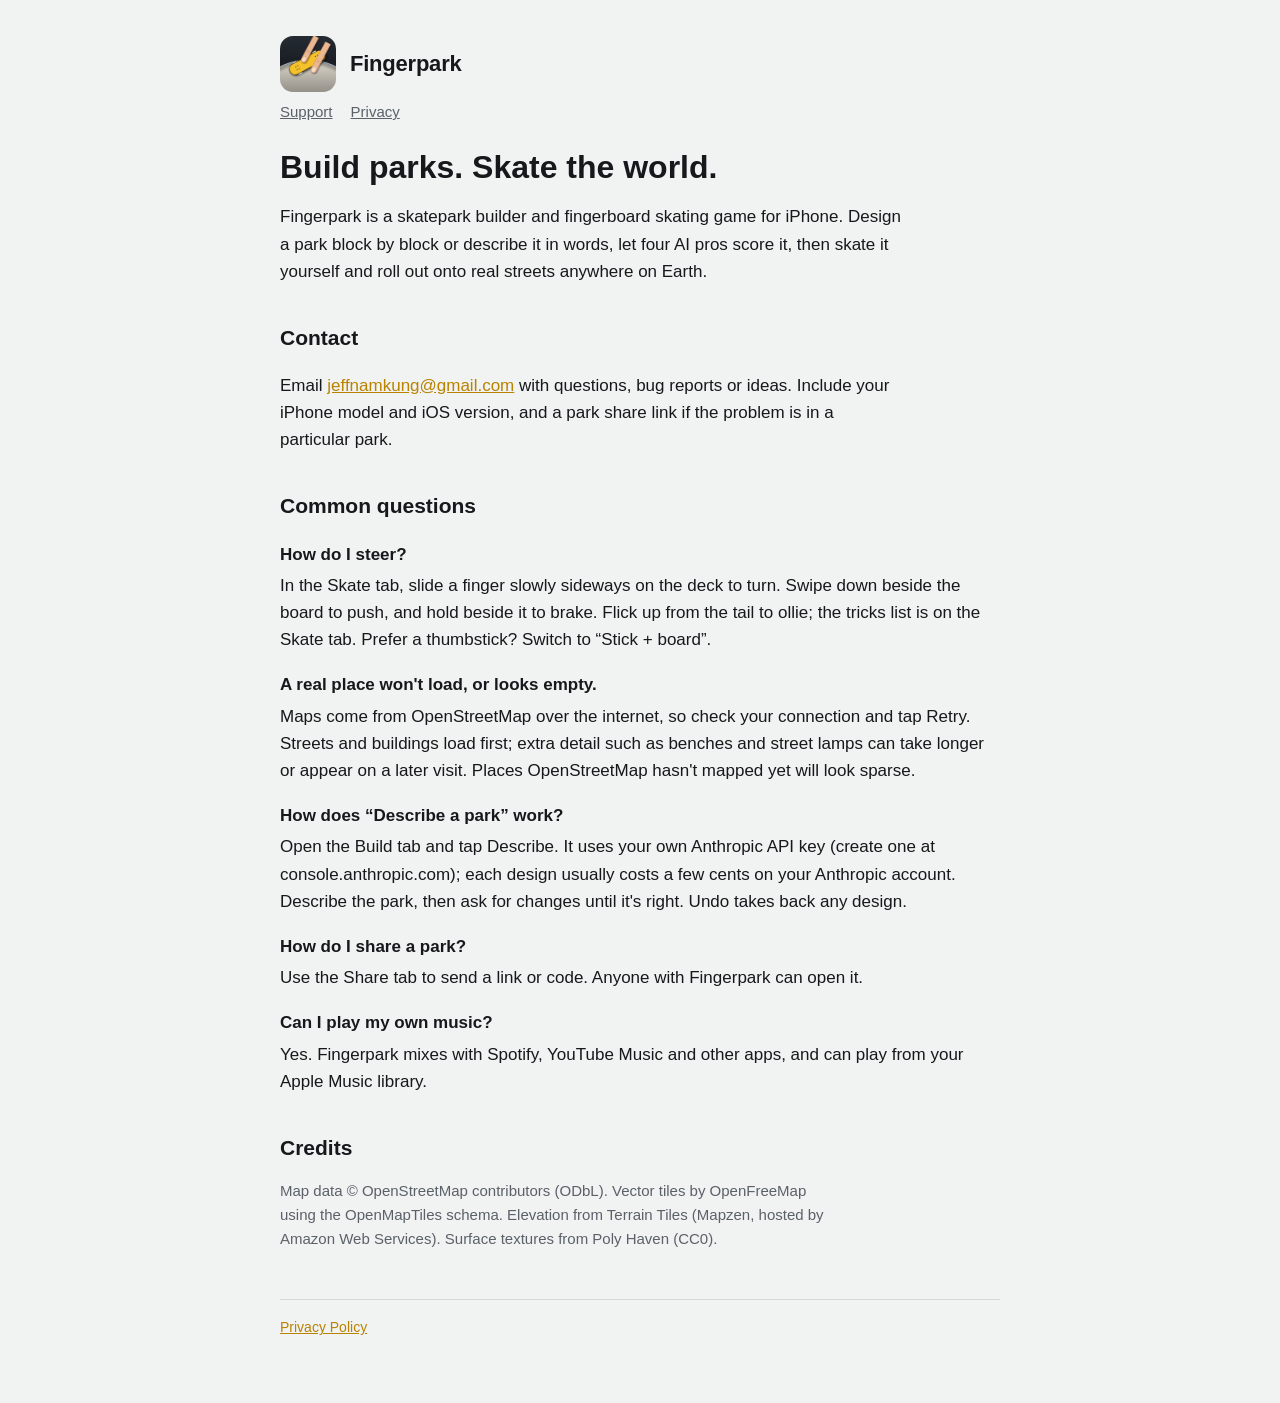
<file: index.html>
<!doctype html>
<html lang="en">
<head>
<meta charset="utf-8">
<meta name="viewport" content="width=device-width, initial-scale=1">
<title>Fingerpark Support</title>
<link rel="stylesheet" href="style.css">
</head>
<body>
<main>
  <header><img src="icon.png" alt=""><a href="index.html">Fingerpark</a></header>
  <nav><a href="index.html">Support</a><a href="privacy.html">Privacy</a></nav>

  <h1>Build parks. Skate the world.</h1>
  <p>Fingerpark is a skatepark builder and fingerboard skating game for iPhone. Design a park block by block or describe it in words, let four AI pros score it, then skate it yourself and roll out onto real streets anywhere on Earth.</p>

  <h2 id="contact">Contact</h2>
  <p>Email <a href="mailto:jeffnamkung@gmail.com">jeffnamkung@gmail.com</a> with questions, bug reports or ideas. Include your iPhone model and iOS version, and a park share link if the problem is in a particular park.</p>

  <h2>Common questions</h2>
  <dl>
    <dt>How do I steer?</dt>
    <dd>In the Skate tab, slide a finger slowly sideways on the deck to turn. Swipe down beside the board to push, and hold beside it to brake. Flick up from the tail to ollie; the tricks list is on the Skate tab. Prefer a thumbstick? Switch to “Stick + board”.</dd>

    <dt>A real place won't load, or looks empty.</dt>
    <dd>Maps come from OpenStreetMap over the internet, so check your connection and tap Retry. Streets and buildings load first; extra detail such as benches and street lamps can take longer or appear on a later visit. Places OpenStreetMap hasn't mapped yet will look sparse.</dd>

    <dt>How does “Describe a park” work?</dt>
    <dd>Open the Build tab and tap Describe. It uses your own Anthropic API key (create one at console.anthropic.com); each design usually costs a few cents on your Anthropic account. Describe the park, then ask for changes until it's right. Undo takes back any design.</dd>

    <dt>How do I share a park?</dt>
    <dd>Use the Share tab to send a link or code. Anyone with Fingerpark can open it.</dd>

    <dt>Can I play my own music?</dt>
    <dd>Yes. Fingerpark mixes with Spotify, YouTube Music and other apps, and can play from your Apple Music library.</dd>
  </dl>

  <h2>Credits</h2>
  <p class="muted">Map data © OpenStreetMap contributors (ODbL). Vector tiles by OpenFreeMap using the OpenMapTiles schema. Elevation from Terrain Tiles (Mapzen, hosted by Amazon Web Services). Surface textures from Poly Haven (CC0).</p>

  <footer><a href="privacy.html">Privacy Policy</a></footer>
</main>
</body>
</html>
</file>
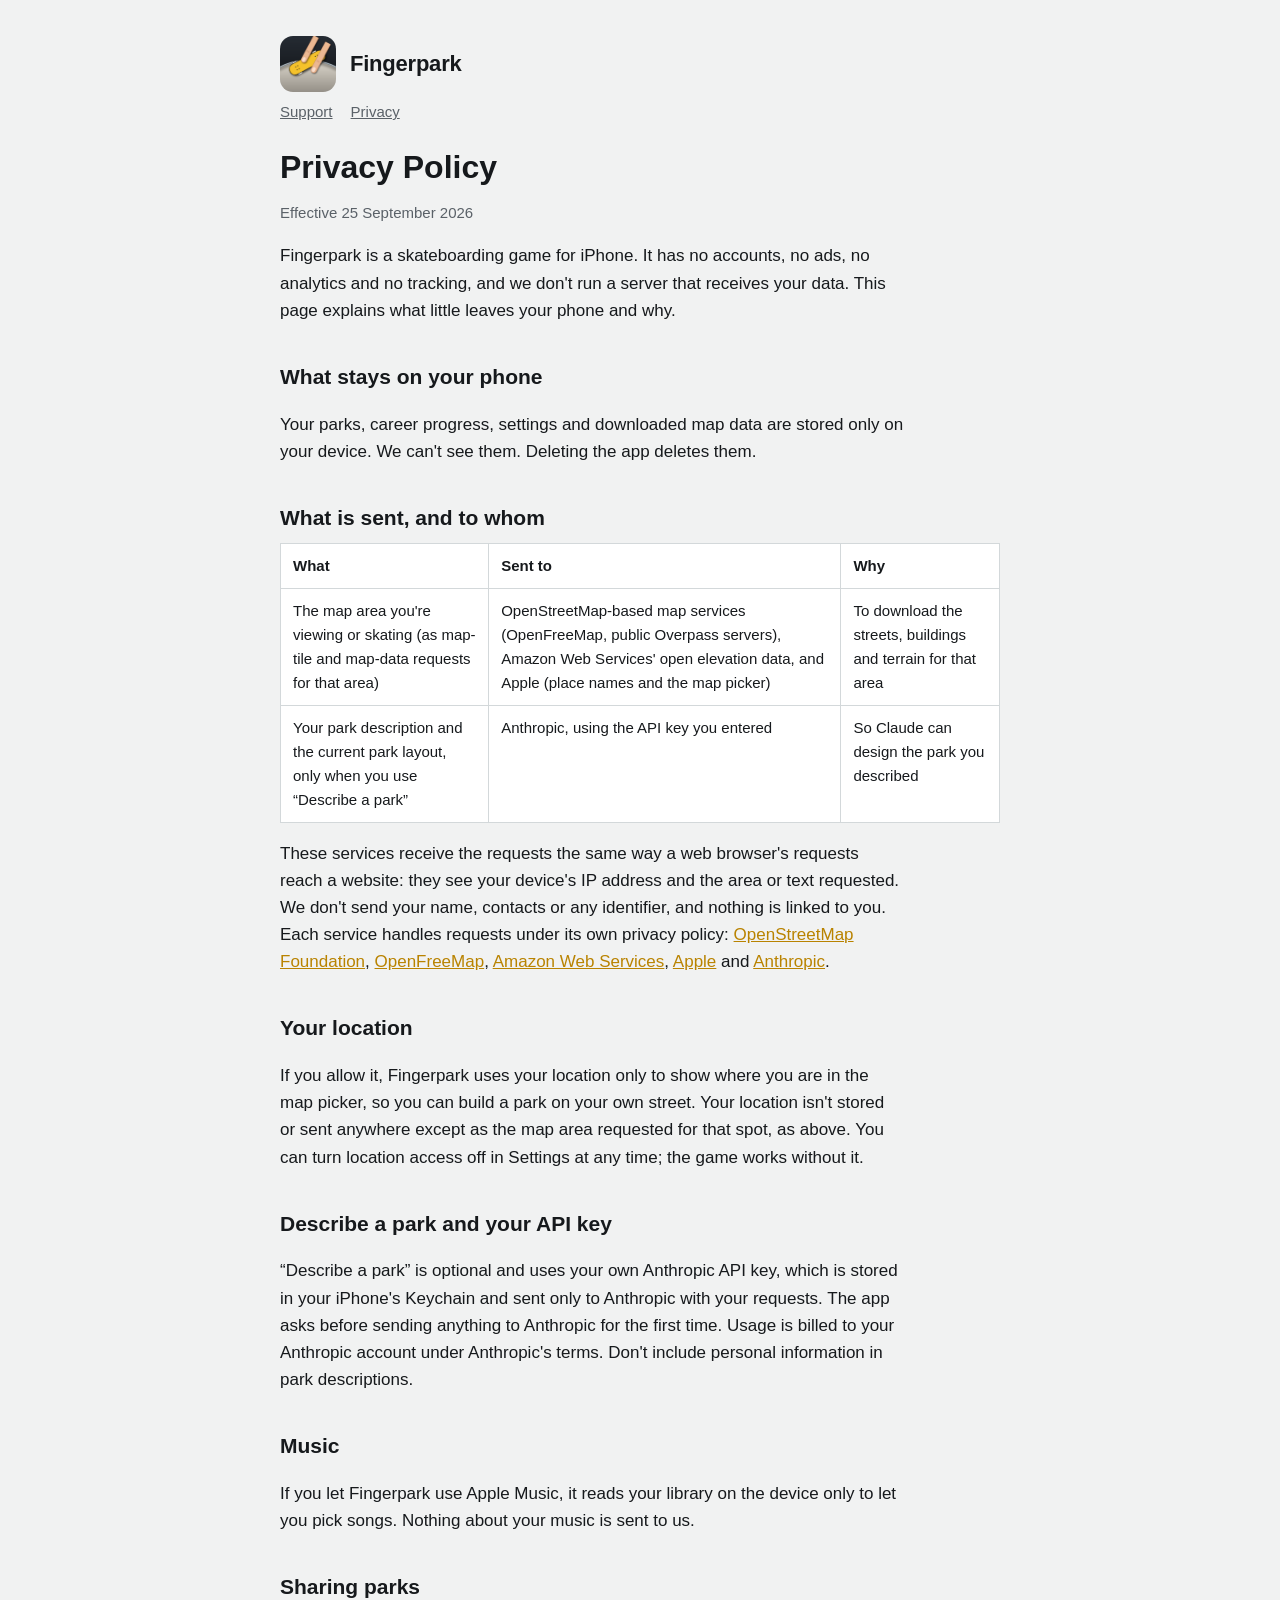
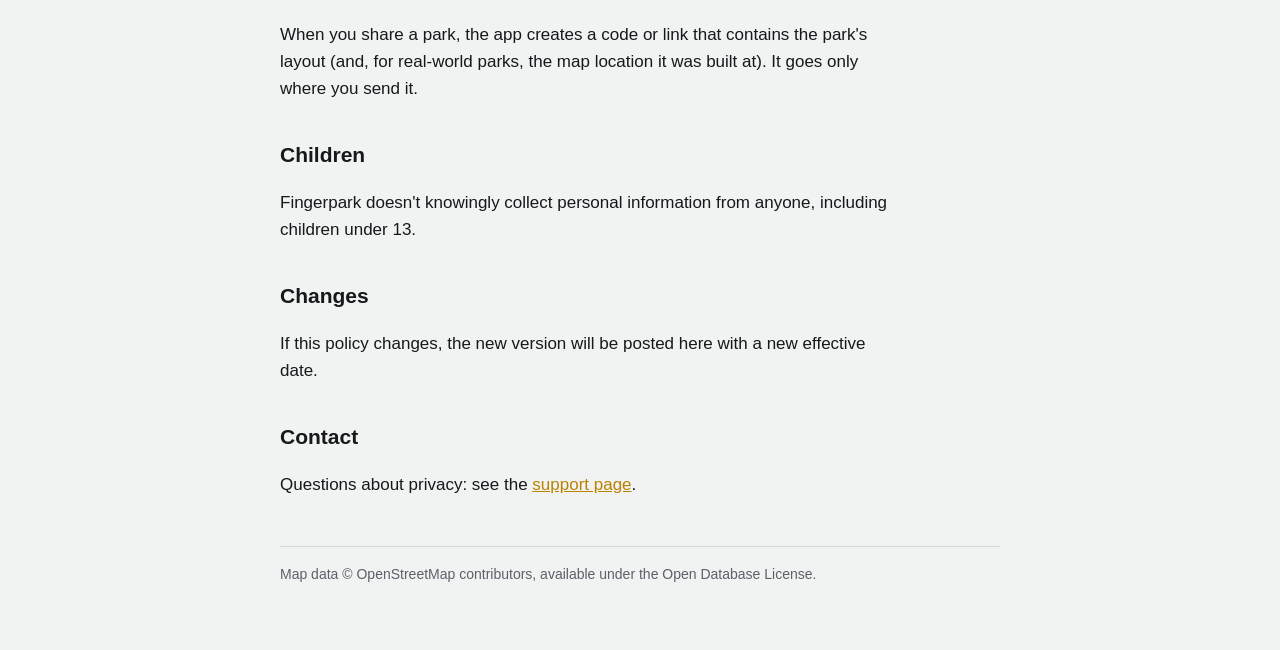
<file: privacy.html>
<!doctype html>
<html lang="en">
<head>
<meta charset="utf-8">
<meta name="viewport" content="width=device-width, initial-scale=1">
<title>Fingerpark Privacy Policy</title>
<link rel="stylesheet" href="style.css">
</head>
<body>
<main>
  <header><img src="icon.png" alt=""><a href="index.html">Fingerpark</a></header>
  <nav><a href="index.html">Support</a><a href="privacy.html">Privacy</a></nav>

  <h1>Privacy Policy</h1>
  <p class="muted">Effective 25 September 2026</p>

  <p>Fingerpark is a skateboarding game for iPhone. It has no accounts, no ads, no analytics and no tracking, and we don't run a server that receives your data. This page explains what little leaves your phone and why.</p>

  <h2>What stays on your phone</h2>
  <p>Your parks, career progress, settings and downloaded map data are stored only on your device. We can't see them. Deleting the app deletes them.</p>

  <h2>What is sent, and to whom</h2>
  <div class="scroll"><table>
    <thead><tr><th>What</th><th>Sent to</th><th>Why</th></tr></thead>
    <tbody>
      <tr><td>The map area you're viewing or skating (as map-tile and map-data requests for that area)</td><td>OpenStreetMap-based map services (OpenFreeMap, public Overpass servers), Amazon Web Services' open elevation data, and Apple (place names and the map picker)</td><td>To download the streets, buildings and terrain for that area</td></tr>
      <tr><td>Your park description and the current park layout, only when you use “Describe a park”</td><td>Anthropic, using the API key you entered</td><td>So Claude can design the park you described</td></tr>
    </tbody>
  </table></div>
  <p>These services receive the requests the same way a web browser's requests reach a website: they see your device's IP address and the area or text requested. We don't send your name, contacts or any identifier, and nothing is linked to you. Each service handles requests under its own privacy policy: <a href="https://wiki.osmfoundation.org/wiki/Privacy_Policy">OpenStreetMap Foundation</a>, <a href="https://openfreemap.org">OpenFreeMap</a>, <a href="https://aws.amazon.com/privacy/">Amazon Web Services</a>, <a href="https://www.apple.com/legal/privacy/">Apple</a> and <a href="https://www.anthropic.com/legal/privacy">Anthropic</a>.</p>

  <h2>Your location</h2>
  <p>If you allow it, Fingerpark uses your location only to show where you are in the map picker, so you can build a park on your own street. Your location isn't stored or sent anywhere except as the map area requested for that spot, as above. You can turn location access off in Settings at any time; the game works without it.</p>

  <h2>Describe a park and your API key</h2>
  <p>“Describe a park” is optional and uses your own Anthropic API key, which is stored in your iPhone's Keychain and sent only to Anthropic with your requests. The app asks before sending anything to Anthropic for the first time. Usage is billed to your Anthropic account under Anthropic's terms. Don't include personal information in park descriptions.</p>

  <h2>Music</h2>
  <p>If you let Fingerpark use Apple Music, it reads your library on the device only to let you pick songs. Nothing about your music is sent to us.</p>

  <h2>Sharing parks</h2>
  <p>When you share a park, the app creates a code or link that contains the park's layout (and, for real-world parks, the map location it was built at). It goes only where you send it.</p>

  <h2>Children</h2>
  <p>Fingerpark doesn't knowingly collect personal information from anyone, including children under 13.</p>

  <h2>Changes</h2>
  <p>If this policy changes, the new version will be posted here with a new effective date.</p>

  <h2>Contact</h2>
  <p>Questions about privacy: see the <a href="index.html#contact">support page</a>.</p>

  <footer>Map data © OpenStreetMap contributors, available under the Open Database License.</footer>
</main>
</body>
</html>
</file>
<file: style.css>
:root {
  --ground: #f1f2f2; --surface: #ffffff; --ink: #16191c; --muted: #5a6168; --line: #d3d8da; --accent: #b98300;
  color-scheme: light dark;
}
@media (prefers-color-scheme: dark) {
  :root { --ground: #111315; --surface: #1a1d20; --ink: #e9ecee; --muted: #9aa3ab; --line: #2e3338; --accent: #f5c22b; }
}
* { box-sizing: border-box; }
body { margin: 0; background: var(--ground); color: var(--ink); font: 17px/1.6 -apple-system, "Segoe UI", Roboto, sans-serif; padding: 0 16px 64px; }
main { max-width: 720px; margin: 0 auto; }
header { display: flex; align-items: center; gap: 14px; padding: 36px 0 8px; }
header img { width: 56px; height: 56px; border-radius: 13px; }
header a { color: inherit; text-decoration: none; font-weight: 800; font-size: 22px; letter-spacing: -0.01em; }
nav { display: flex; gap: 18px; font-size: 15px; margin-bottom: 24px; }
nav a { color: var(--muted); }
h1 { font-size: 32px; line-height: 1.2; margin: 16px 0 8px; }
h2 { font-size: 21px; margin: 36px 0 8px; }
p, li { max-width: 66ch; }
a { color: var(--accent); }
.muted { color: var(--muted); font-size: 15px; }
table { border-collapse: collapse; width: 100%; font-size: 15px; background: var(--surface); }
th, td { text-align: left; padding: 10px 12px; border: 1px solid var(--line); vertical-align: top; }
.scroll { overflow-x: auto; }
dt { font-weight: 700; margin-top: 18px; }
dd { margin: 4px 0 0; }
footer { margin-top: 48px; padding-top: 16px; border-top: 1px solid var(--line); font-size: 14px; color: var(--muted); }
</file>
